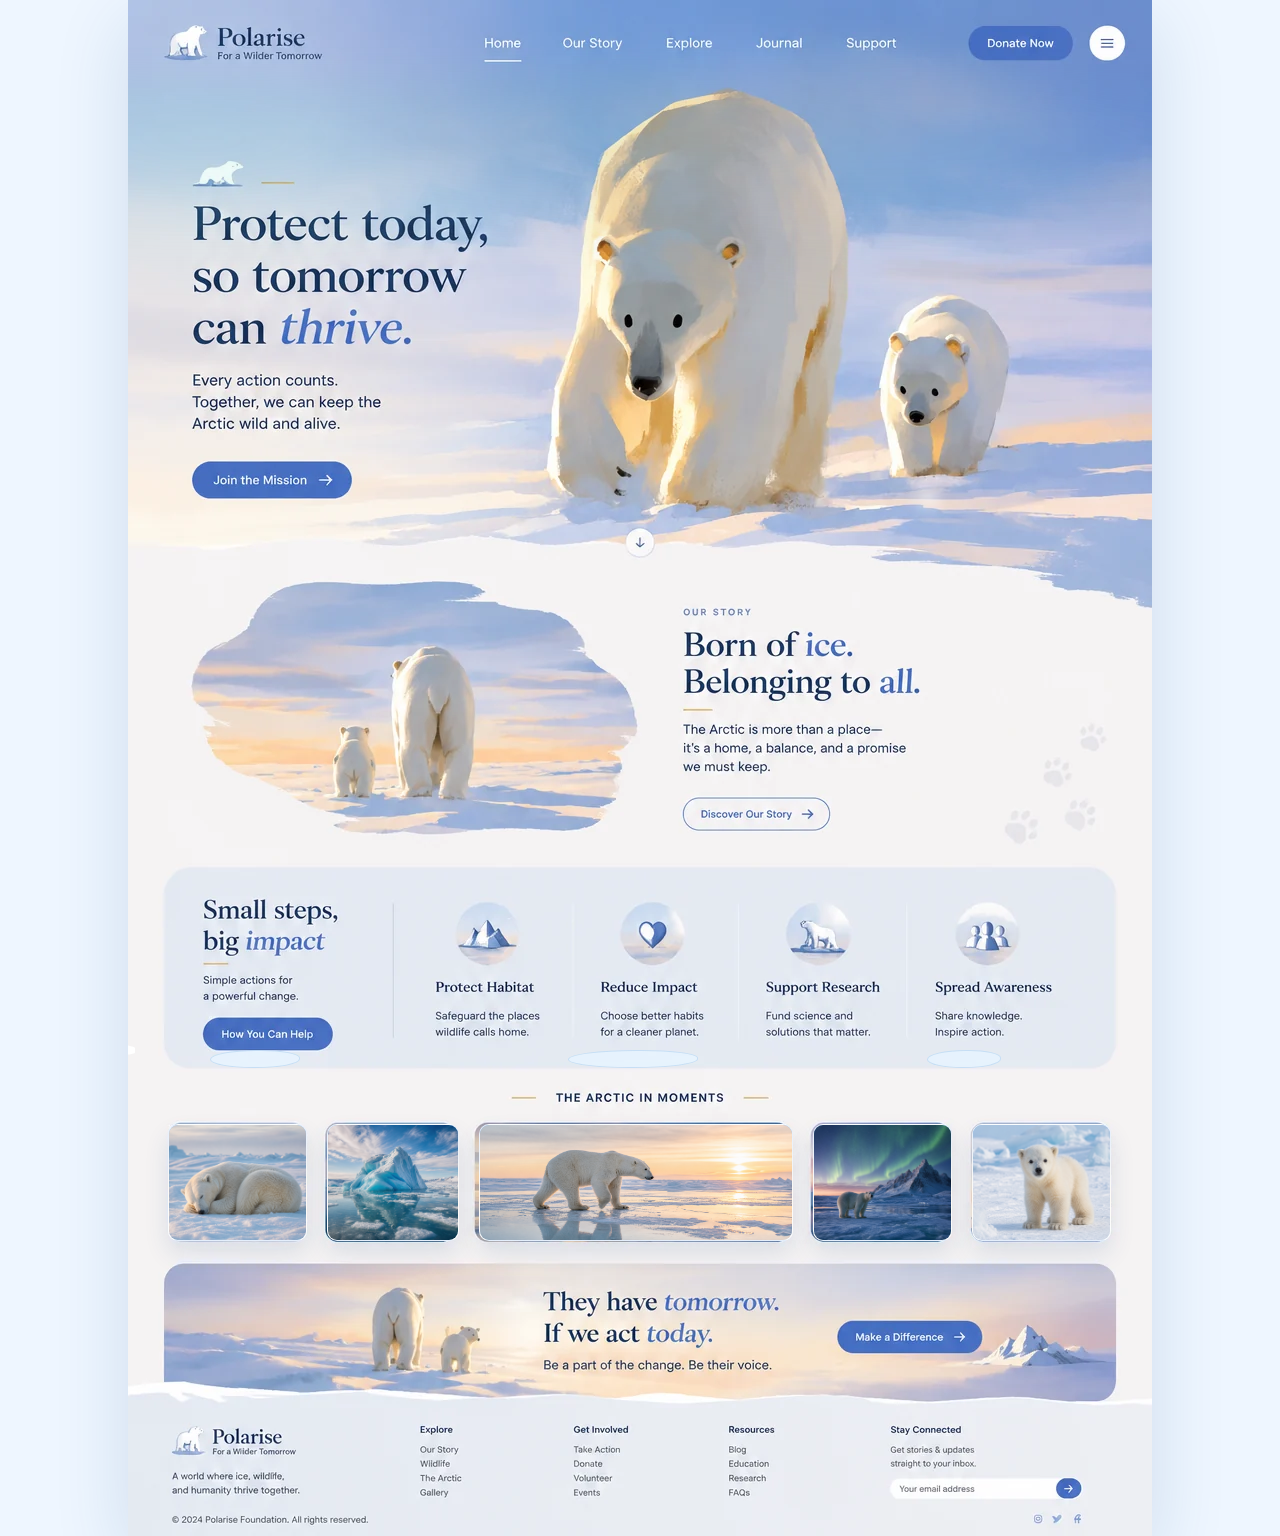
<file: index.html>
<!doctype html>
<html lang="en">
<head>
  <meta charset="UTF-8" />
  <meta name="viewport" content="width=device-width, initial-scale=1.0" />
  <title>Polarise - For a Wilder Tomorrow</title>
  <meta name="description" content="Polarise protects polar bears, Arctic habitat, and the communities working for a wilder tomorrow." />
  <link rel="preconnect" href="https://fonts.googleapis.com">
  <link rel="preconnect" href="https://fonts.gstatic.com" crossorigin>
  <link href="https://fonts.googleapis.com/css2?family=Inter:wght@400;500;600;700;800&family=Playfair+Display:wght@500;600;700&display=swap" rel="stylesheet">
  <link rel="stylesheet" href="styles.css" />
</head>
<body data-page="home">
  <a class="skip" href="#main">Skip to content</a>
  <main class="site home-site" id="main" aria-label="Polarise foundation landing page">
    <div class="visual-layer" aria-hidden="true"></div>
    <div class="aurora" aria-hidden="true"></div>
    <div class="snowfield" aria-hidden="true">
      <span></span><span></span><span></span><span></span><span></span><span></span>
      <span></span><span></span><span></span><span></span><span></span><span></span>
    </div>
    <div class="breath breath-one" aria-hidden="true"></div>
    <div class="breath breath-two" aria-hidden="true"></div>
    <div class="icefield" aria-hidden="true">
      <span class="floe floe-a"></span>
      <span class="floe floe-b"></span>
      <span class="floe floe-c"></span>
      <span class="bear-walk"></span>
    </div>
    <div class="gallery-polish" aria-hidden="true">
      <span class="polar-thumb"><img src="assets/gallery/polar-bear-resting.png" alt=""></span>
      <span class="polar-thumb"><img src="assets/gallery/arctic-iceberg.png" alt=""></span>
      <span class="polar-thumb"><img src="assets/gallery/polar-bear-crossing.png" alt=""></span>
      <span class="polar-thumb"><img src="assets/gallery/aurora-polar-bear.png" alt=""></span>
      <span class="polar-thumb"><img src="assets/gallery/polar-bear-cub.png" alt=""></span>
    </div>

    <a class="hit nav-home" href="index.html" aria-label="Home"></a>
    <a class="hit nav-story" href="pages/our-story.html" aria-label="Our Story"></a>
    <a class="hit nav-explore" href="pages/explore.html" aria-label="Explore"></a>
    <a class="hit nav-journal" href="pages/journal.html" aria-label="Journal"></a>
    <a class="hit nav-support" href="pages/support.html" aria-label="Support"></a>
    <a class="hit donate" href="pages/donate.html" aria-label="Donate Now"></a>
    <button class="hit menu js-menu" type="button" aria-label="Open menu"></button>
    <a class="hit mission" href="pages/support.html#action" aria-label="Join the Mission"></a>
    <a class="hit story-btn" href="pages/our-story.html" aria-label="Discover Our Story"></a>
    <a class="hit help-btn" href="pages/support.html#help" aria-label="How You Can Help"></a>
    <a class="hit diff-btn" href="pages/donate.html" aria-label="Make a Difference"></a>
    <a class="hit email js-email" href="mailto:hello@polarise.org" aria-label="Email signup"></a>
    <a class="hit social1" href="pages/journal.html#field-notes" aria-label="Field notes"></a>
    <a class="hit social2" href="pages/explore.html#gallery" aria-label="Gallery"></a>
    <a class="hit social3" href="pages/support.html#events" aria-label="Events"></a>

    <section class="content" aria-label="Accessible home content">
      <h1>Protect today, so tomorrow can thrive.</h1>
      <p>Every action counts. Together, we can keep the Arctic wild and alive.</p>
    </section>

    <section class="mobile-panel" aria-label="Mobile home content">
      <header class="mobile-header">
        <a class="mobile-brand" href="index.html" aria-label="Polarise home">
          <span class="mobile-brand-mark"></span>
          <span>Polarise</span>
          <small>For a Wilder Tomorrow</small>
        </a>
        <button class="mobile-menu-button js-menu" type="button" aria-label="Open menu">
          <span></span><span></span><span></span>
        </button>
      </header>
      <div class="mobile-soft-lines" aria-hidden="true"></div>
      <section class="mobile-banner" aria-label="Polar bear preview">
        <img src="assets/gallery/polar-bear-crossing.png" alt="Polar bear walking across reflective Arctic sea ice">
        <div class="mobile-banner-cta">
          <span class="eyebrow">Protect the Arctic</span>
          <strong>Keep polar bears moving across safe ice.</strong>
          <a class="btn primary" href="pages/support.html#action">Join the Mission</a>
        </div>
      </section>
      <h1>Protect today,<br>so tomorrow can <em>thrive.</em></h1>
      <p>Every action counts. Together, we can keep the Arctic wild and alive.</p>
      <div class="button-row">
        <a class="btn primary" href="pages/support.html#action">Join the Mission</a>
        <a class="btn ghost" href="pages/explore.html">Explore</a>
      </div>
      <div class="mini-scene" aria-hidden="true">
        <span class="mini-ice"></span>
        <span class="mini-bear"></span>
      </div>
      <div class="mobile-grid">
        <a class="mobile-card" href="pages/our-story.html"><strong>Our Story</strong><span>Born of ice, belonging to all.</span></a>
        <a class="mobile-card" href="pages/explore.html"><strong>Explore</strong><span>Aurora, habitat, wildlife, and gallery.</span></a>
        <a class="mobile-card" href="pages/journal.html"><strong>Journal</strong><span>Field notes and Arctic dispatches.</span></a>
        <a class="mobile-card" href="pages/support.html"><strong>Support</strong><span>Volunteer, donate, learn, and share.</span></a>
      </div>
      <section class="mobile-gallery" aria-label="The Arctic in moments">
        <h2>The Arctic in Moments</h2>
        <div>
          <img src="assets/gallery/polar-bear-resting.png" alt="Polar bear resting on Arctic snow">
          <img src="assets/gallery/arctic-iceberg.png" alt="Blue Arctic iceberg">
          <img src="assets/gallery/polar-bear-crossing.png" alt="Polar bear walking across sea ice">
          <img src="assets/gallery/aurora-polar-bear.png" alt="Polar bear below the Aurora">
          <img src="assets/gallery/polar-bear-cub.png" alt="Polar bear cub on snow">
        </div>
      </section>
    </section>
  </main>

  <div class="drawer" id="drawer" hidden>
    <div class="drawer-panel">
      <button class="drawer-close js-menu-close" type="button" aria-label="Close menu">x</button>
      <a href="index.html">Home</a>
      <a href="pages/our-story.html">Our Story</a>
      <a href="pages/explore.html">Explore</a>
      <a href="pages/journal.html">Journal</a>
      <a href="pages/support.html">Support</a>
      <a href="pages/donate.html">Donate Now</a>
    </div>
  </div>

  <div class="toast" id="toast" role="status" aria-live="polite"></div>
  <script src="scripts.js"></script>
</body>
</html>
</file>
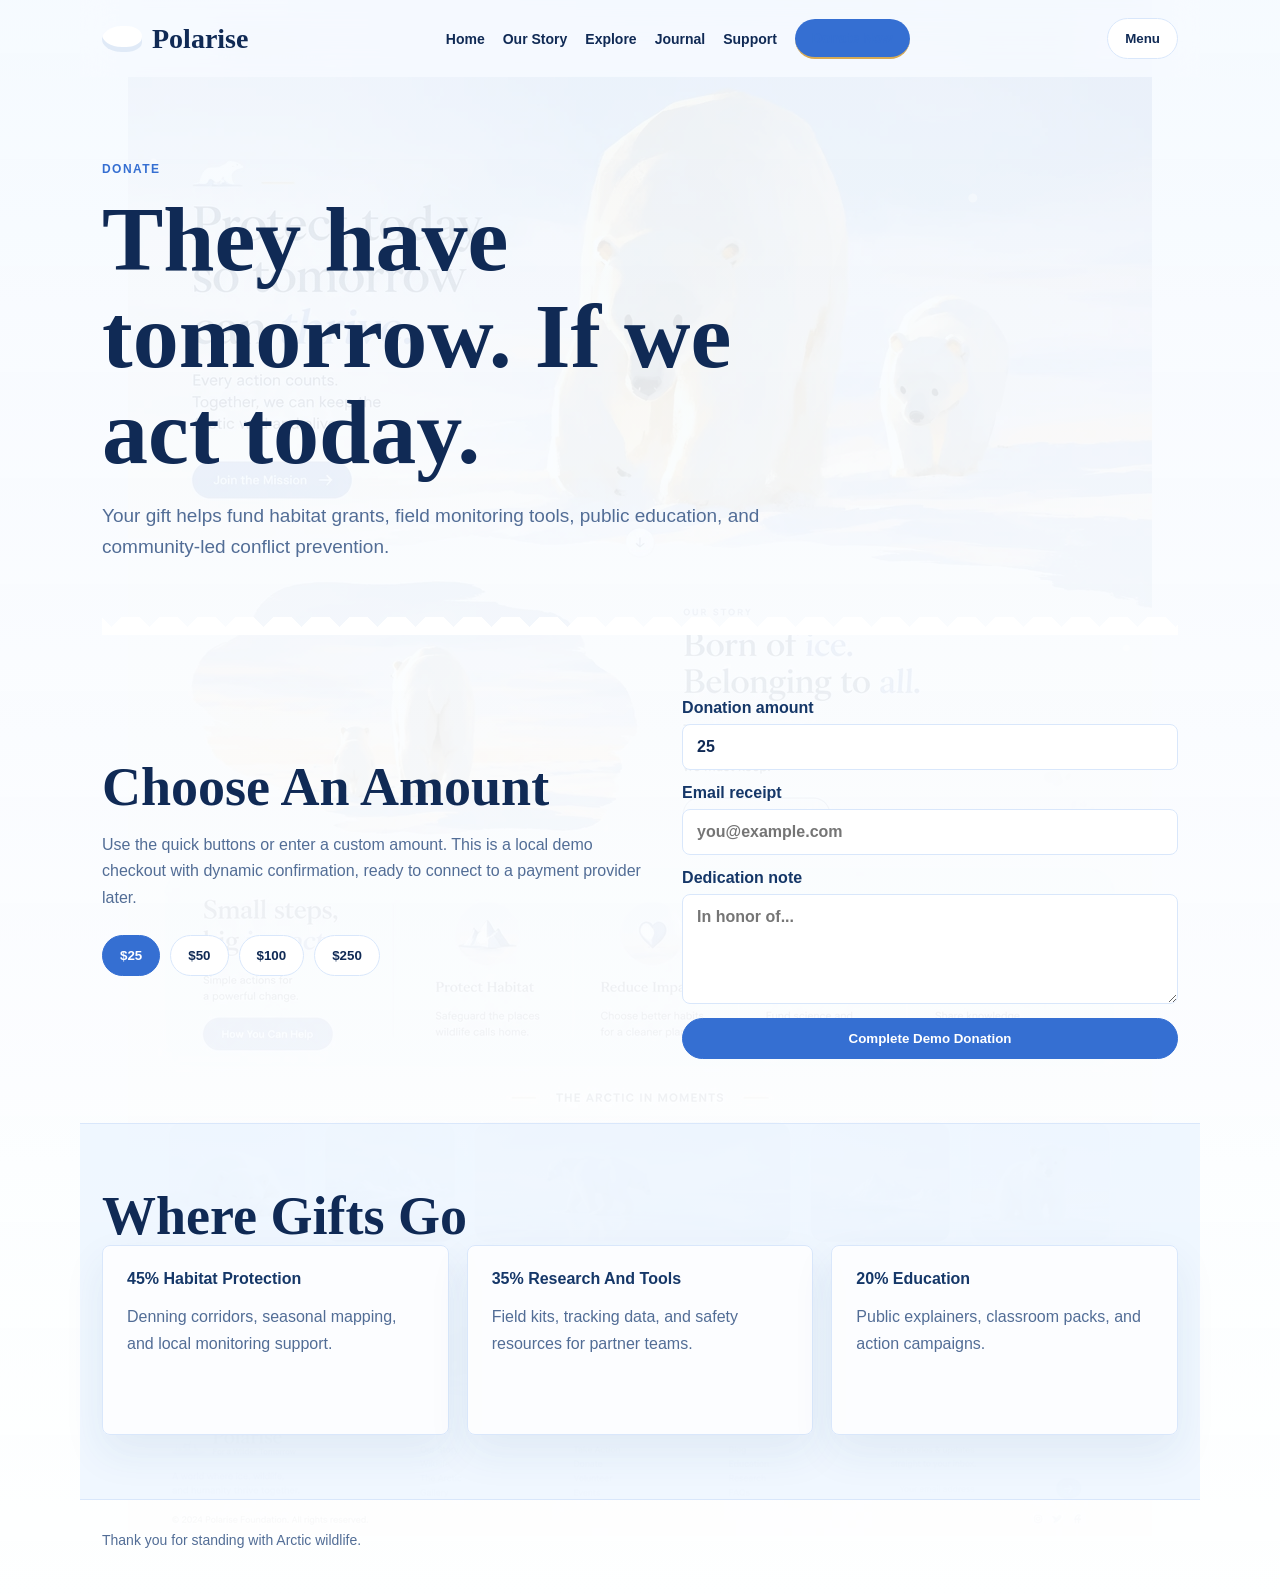
<file: pages/donate.html>
<!doctype html>
<html lang="en">
<head>
  <meta charset="UTF-8" />
  <meta name="viewport" content="width=device-width, initial-scale=1.0" />
  <title>Donate - Polarise</title>
  <link rel="stylesheet" href="../styles.css" />
</head>
<body data-page="donate">
  <div class="page-shell">
    <header class="topbar">
      <a class="brand" href="../index.html"><span class="brand-mark"></span>Polarise</a>
      <nav class="nav" aria-label="Primary">
        <a href="../index.html">Home</a><a href="our-story.html">Our Story</a><a href="explore.html">Explore</a><a href="journal.html">Journal</a><a href="support.html">Support</a><a class="donate-link" href="donate.html" aria-current="page">Donate Now</a>
      </nav>
      <button class="tab js-menu" type="button">Menu</button>
    </header>
    <main>
      <section class="page-hero">
        <span class="eyebrow">Donate</span>
        <h1>They have tomorrow. If we act today.</h1>
        <p class="lead">Your gift helps fund habitat grants, field monitoring tools, public education, and community-led conflict prevention.</p>
      </section>

      <section class="section split">
        <div>
          <h2>Choose An Amount</h2>
          <p>Use the quick buttons or enter a custom amount. This is a local demo checkout with dynamic confirmation, ready to connect to a payment provider later.</p>
          <div class="amounts">
            <button class="amount active" type="button" data-amount="25">$25</button>
            <button class="amount" type="button" data-amount="50">$50</button>
            <button class="amount" type="button" data-amount="100">$100</button>
            <button class="amount" type="button" data-amount="250">$250</button>
          </div>
        </div>
        <form class="form" data-success="Thank you. Your demo donation was recorded locally.">
          <label>Donation amount <input type="number" name="amount" value="25" min="1" required></label>
          <label>Email receipt <input type="email" name="email" placeholder="you@example.com" required></label>
          <label>Dedication note <textarea name="note" placeholder="In honor of..."></textarea></label>
          <button class="btn primary" type="submit">Complete Demo Donation</button>
        </form>
      </section>

      <section class="section band">
        <h2>Where Gifts Go</h2>
        <div class="grid">
          <article class="card"><strong>45% Habitat Protection</strong><p>Denning corridors, seasonal mapping, and local monitoring support.</p></article>
          <article class="card"><strong>35% Research And Tools</strong><p>Field kits, tracking data, and safety resources for partner teams.</p></article>
          <article class="card"><strong>20% Education</strong><p>Public explainers, classroom packs, and action campaigns.</p></article>
        </div>
      </section>
    </main>
    <footer class="footer">Thank you for standing with Arctic wildlife.</footer>
  </div>
  <div class="drawer" id="drawer" hidden><div class="drawer-panel"><button class="drawer-close js-menu-close" type="button">x</button><a href="../index.html">Home</a><a href="our-story.html">Our Story</a><a href="explore.html">Explore</a><a href="journal.html">Journal</a><a href="support.html">Support</a><a href="donate.html">Donate Now</a></div></div>
  <div class="toast" id="toast" role="status" aria-live="polite"></div>
  <script src="../scripts.js"></script>
</body>
</html>
</file>
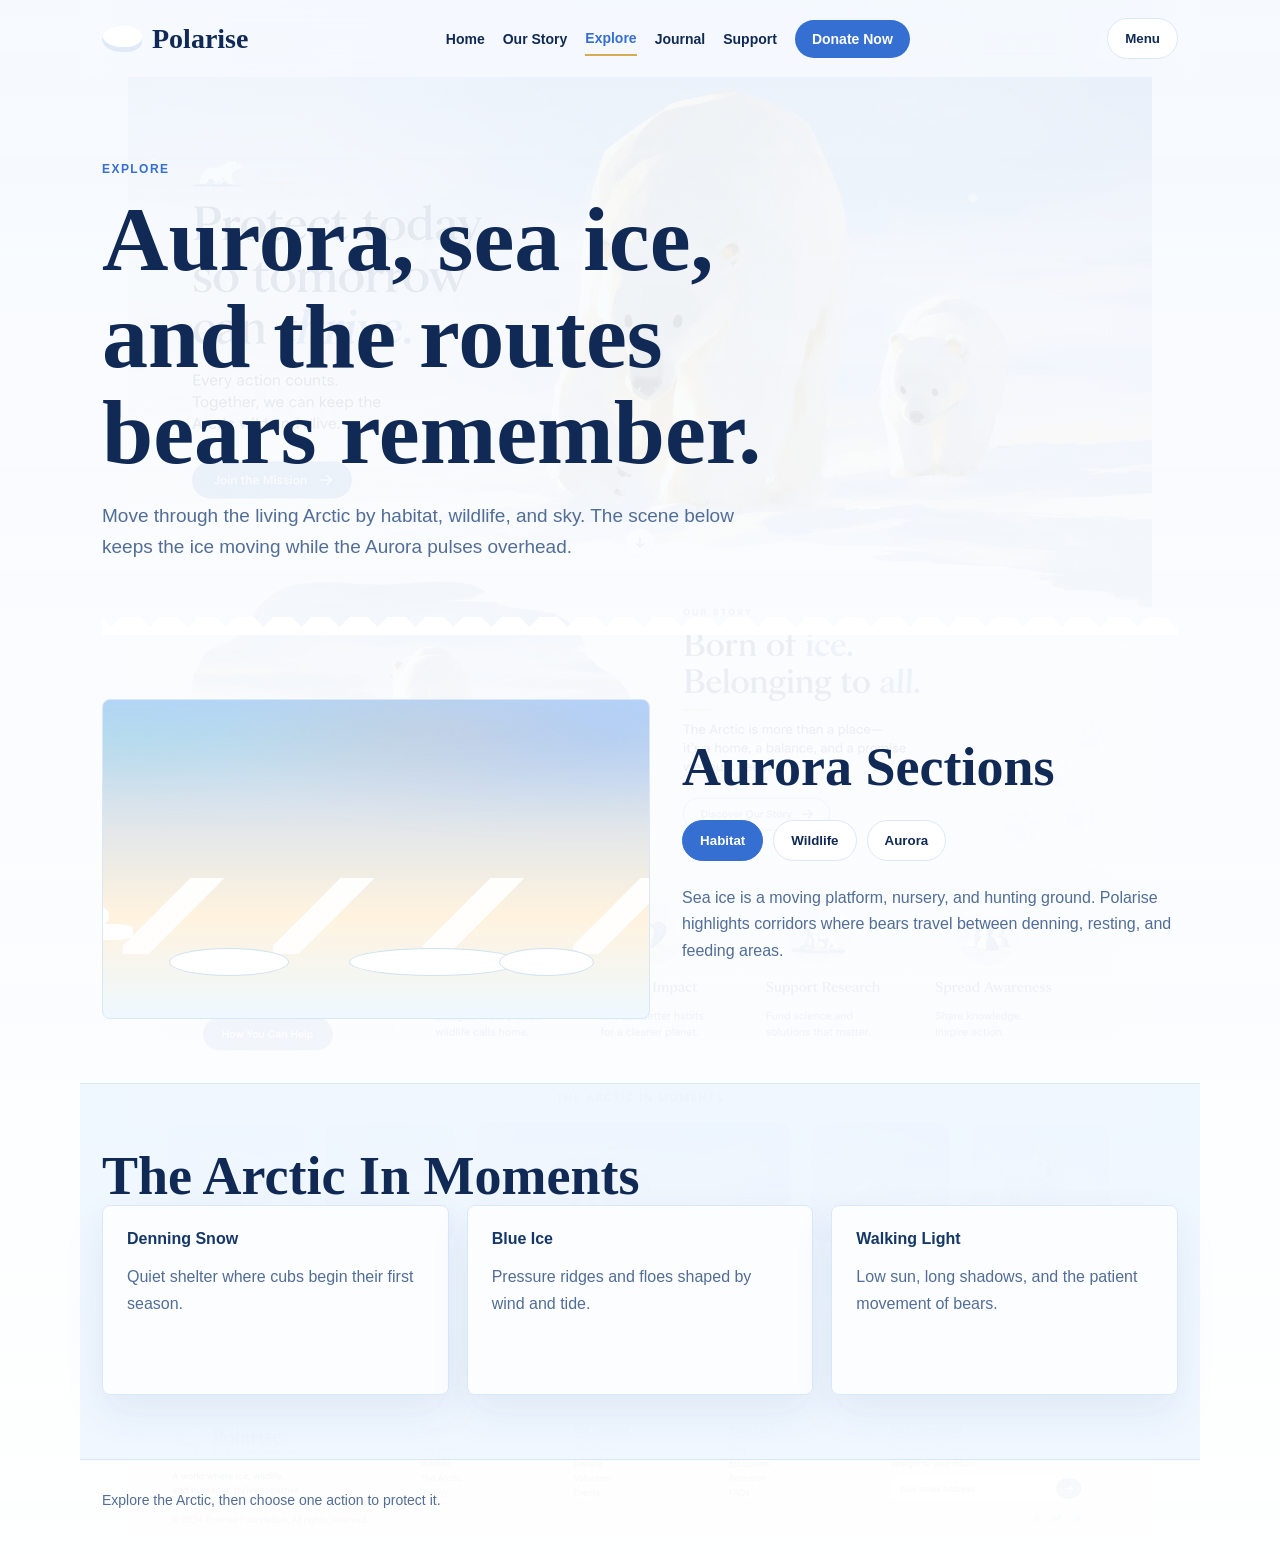
<file: pages/explore.html>
<!doctype html>
<html lang="en">
<head>
  <meta charset="UTF-8" />
  <meta name="viewport" content="width=device-width, initial-scale=1.0" />
  <title>Explore - Polarise</title>
  <link rel="stylesheet" href="../styles.css" />
</head>
<body data-page="explore">
  <div class="page-shell">
    <header class="topbar">
      <a class="brand" href="../index.html"><span class="brand-mark"></span>Polarise</a>
      <nav class="nav" aria-label="Primary">
        <a href="../index.html">Home</a><a href="our-story.html">Our Story</a><a href="explore.html" aria-current="page">Explore</a><a href="journal.html">Journal</a><a href="support.html">Support</a><a class="donate-link" href="donate.html">Donate Now</a>
      </nav>
      <button class="tab js-menu" type="button">Menu</button>
    </header>
    <main>
      <section class="page-hero">
        <span class="eyebrow">Explore</span>
        <h1>Aurora, sea ice, and the routes bears remember.</h1>
        <p class="lead">Move through the living Arctic by habitat, wildlife, and sky. The scene below keeps the ice moving while the Aurora pulses overhead.</p>
      </section>

      <section class="section split">
        <div class="scene">
          <div class="aurora"></div><div class="mountains"></div>
          <span class="ice one"></span><span class="ice two"></span><span class="ice three"></span><span class="walking-bear"></span>
        </div>
        <div data-tabs>
          <h2>Aurora Sections</h2>
          <div class="tabs" role="tablist">
            <button class="tab active" data-target="habitat" type="button">Habitat</button>
            <button class="tab" data-target="wildlife" type="button">Wildlife</button>
            <button class="tab" data-target="aurora" type="button">Aurora</button>
          </div>
          <div class="panel active" id="habitat"><p>Sea ice is a moving platform, nursery, and hunting ground. Polarise highlights corridors where bears travel between denning, resting, and feeding areas.</p></div>
          <div class="panel" id="wildlife"><p>Polar bears share the ice with seals, seabirds, foxes, and marine mammals. Conservation works best when the whole system is protected.</p></div>
          <div class="panel" id="aurora"><p>The Aurora section tracks the emotional heart of the site: light in a fragile place, always shifting, always worth protecting.</p></div>
        </div>
      </section>

      <section class="section band" id="gallery">
        <h2>The Arctic In Moments</h2>
        <div class="grid">
          <article class="card"><strong>Denning Snow</strong><p>Quiet shelter where cubs begin their first season.</p></article>
          <article class="card"><strong>Blue Ice</strong><p>Pressure ridges and floes shaped by wind and tide.</p></article>
          <article class="card"><strong>Walking Light</strong><p>Low sun, long shadows, and the patient movement of bears.</p></article>
        </div>
      </section>
    </main>
    <footer class="footer">Explore the Arctic, then choose one action to protect it.</footer>
  </div>
  <div class="drawer" id="drawer" hidden><div class="drawer-panel"><button class="drawer-close js-menu-close" type="button">x</button><a href="../index.html">Home</a><a href="our-story.html">Our Story</a><a href="explore.html">Explore</a><a href="journal.html">Journal</a><a href="support.html">Support</a><a href="donate.html">Donate Now</a></div></div>
  <div class="toast" id="toast" role="status" aria-live="polite"></div>
  <script src="../scripts.js"></script>
</body>
</html>
</file>
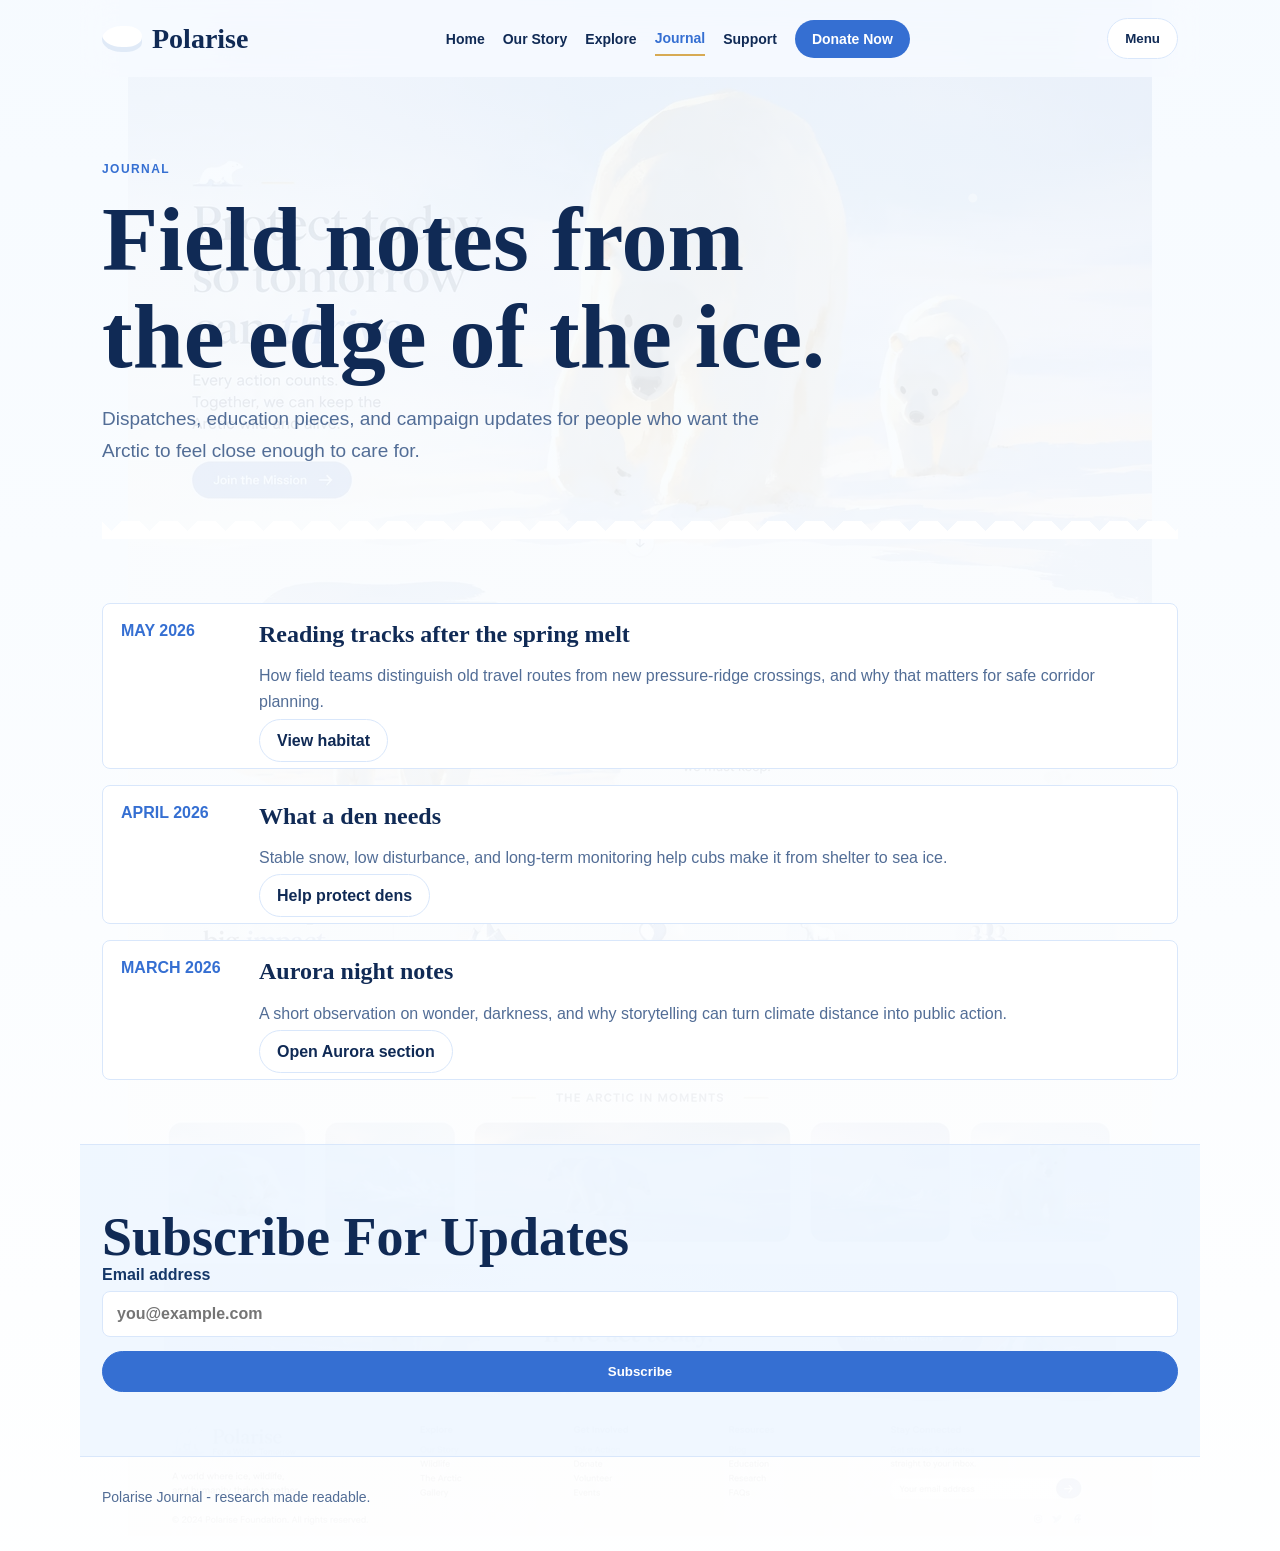
<file: pages/journal.html>
<!doctype html>
<html lang="en">
<head>
  <meta charset="UTF-8" />
  <meta name="viewport" content="width=device-width, initial-scale=1.0" />
  <title>Journal - Polarise</title>
  <link rel="stylesheet" href="../styles.css" />
</head>
<body data-page="journal">
  <div class="page-shell">
    <header class="topbar">
      <a class="brand" href="../index.html"><span class="brand-mark"></span>Polarise</a>
      <nav class="nav" aria-label="Primary">
        <a href="../index.html">Home</a><a href="our-story.html">Our Story</a><a href="explore.html">Explore</a><a href="journal.html" aria-current="page">Journal</a><a href="support.html">Support</a><a class="donate-link" href="donate.html">Donate Now</a>
      </nav>
      <button class="tab js-menu" type="button">Menu</button>
    </header>
    <main>
      <section class="page-hero">
        <span class="eyebrow">Journal</span>
        <h1>Field notes from the edge of the ice.</h1>
        <p class="lead">Dispatches, education pieces, and campaign updates for people who want the Arctic to feel close enough to care for.</p>
      </section>

      <section class="section" id="field-notes">
        <div class="journal-list">
          <article class="journal-item">
            <div class="date">May 2026</div>
            <div><h3>Reading tracks after the spring melt</h3><p>How field teams distinguish old travel routes from new pressure-ridge crossings, and why that matters for safe corridor planning.</p><a class="btn ghost" href="explore.html#gallery">View habitat</a></div>
          </article>
          <article class="journal-item">
            <div class="date">April 2026</div>
            <div><h3>What a den needs</h3><p>Stable snow, low disturbance, and long-term monitoring help cubs make it from shelter to sea ice.</p><a class="btn ghost" href="support.html#help">Help protect dens</a></div>
          </article>
          <article class="journal-item">
            <div class="date">March 2026</div>
            <div><h3>Aurora night notes</h3><p>A short observation on wonder, darkness, and why storytelling can turn climate distance into public action.</p><a class="btn ghost" href="explore.html">Open Aurora section</a></div>
          </article>
        </div>
      </section>

      <section class="section band">
        <h2>Subscribe For Updates</h2>
        <form class="form" data-success="You are on the Polarise journal list.">
          <label>Email address <input type="email" name="email" placeholder="you@example.com" required></label>
          <button class="btn primary" type="submit">Subscribe</button>
        </form>
      </section>
    </main>
    <footer class="footer">Polarise Journal - research made readable.</footer>
  </div>
  <div class="drawer" id="drawer" hidden><div class="drawer-panel"><button class="drawer-close js-menu-close" type="button">x</button><a href="../index.html">Home</a><a href="our-story.html">Our Story</a><a href="explore.html">Explore</a><a href="journal.html">Journal</a><a href="support.html">Support</a><a href="donate.html">Donate Now</a></div></div>
  <div class="toast" id="toast" role="status" aria-live="polite"></div>
  <script src="../scripts.js"></script>
</body>
</html>
</file>
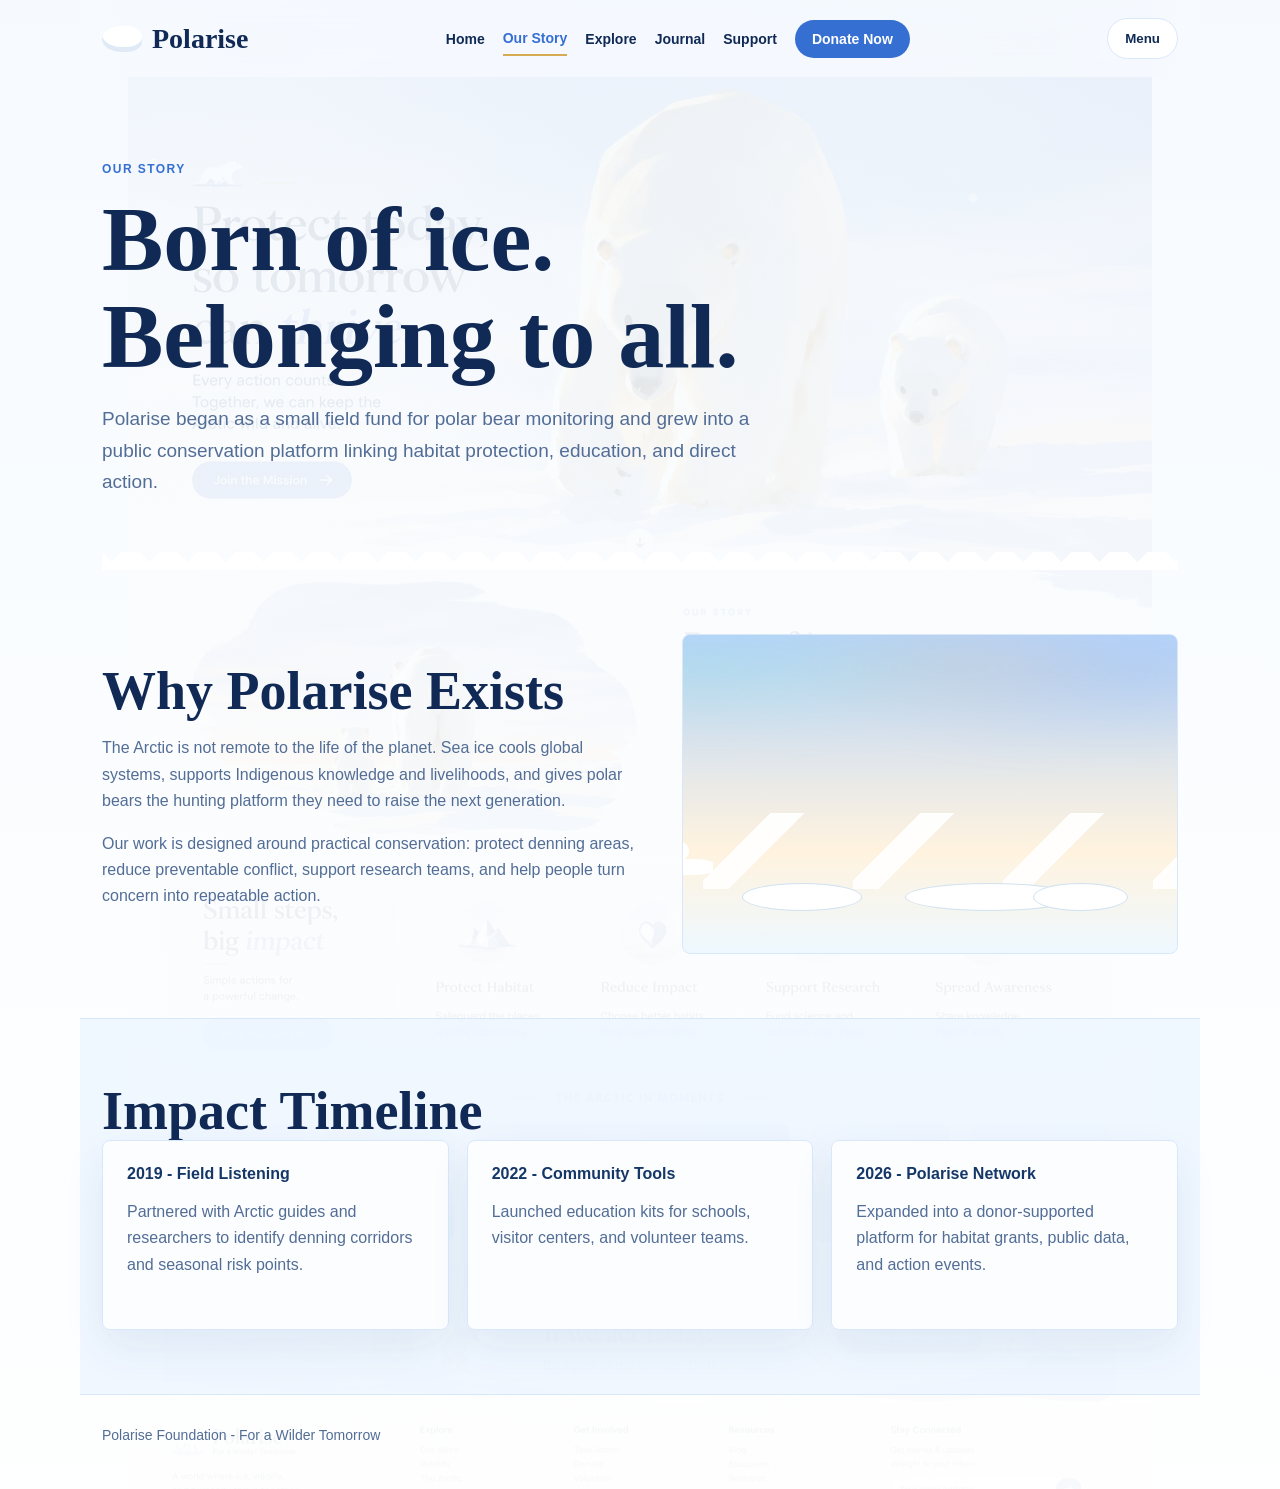
<file: pages/our-story.html>
<!doctype html>
<html lang="en">
<head>
  <meta charset="UTF-8" />
  <meta name="viewport" content="width=device-width, initial-scale=1.0" />
  <title>Our Story - Polarise</title>
  <link rel="stylesheet" href="../styles.css" />
</head>
<body data-page="story">
  <div class="page-shell">
    <header class="topbar">
      <a class="brand" href="../index.html"><span class="brand-mark"></span>Polarise</a>
      <nav class="nav" aria-label="Primary">
        <a href="../index.html">Home</a>
        <a href="our-story.html" aria-current="page">Our Story</a>
        <a href="explore.html">Explore</a>
        <a href="journal.html">Journal</a>
        <a href="support.html">Support</a>
        <a class="donate-link" href="donate.html">Donate Now</a>
      </nav>
      <button class="tab js-menu" type="button">Menu</button>
    </header>

    <main>
      <section class="page-hero">
        <span class="eyebrow">Our Story</span>
        <h1>Born of ice. Belonging to all.</h1>
        <p class="lead">Polarise began as a small field fund for polar bear monitoring and grew into a public conservation platform linking habitat protection, education, and direct action.</p>
      </section>

      <section class="section split">
        <div>
          <h2>Why Polarise Exists</h2>
          <p>The Arctic is not remote to the life of the planet. Sea ice cools global systems, supports Indigenous knowledge and livelihoods, and gives polar bears the hunting platform they need to raise the next generation.</p>
          <p>Our work is designed around practical conservation: protect denning areas, reduce preventable conflict, support research teams, and help people turn concern into repeatable action.</p>
        </div>
        <div class="scene" aria-label="Animated Arctic scene">
          <div class="aurora"></div>
          <div class="mountains"></div>
          <span class="ice one"></span><span class="ice two"></span><span class="ice three"></span>
          <span class="walking-bear"></span>
        </div>
      </section>

      <section class="section band">
        <h2>Impact Timeline</h2>
        <div class="grid">
          <article class="card"><strong>2019 - Field Listening</strong><p>Partnered with Arctic guides and researchers to identify denning corridors and seasonal risk points.</p></article>
          <article class="card"><strong>2022 - Community Tools</strong><p>Launched education kits for schools, visitor centers, and volunteer teams.</p></article>
          <article class="card"><strong>2026 - Polarise Network</strong><p>Expanded into a donor-supported platform for habitat grants, public data, and action events.</p></article>
        </div>
      </section>
    </main>

    <footer class="footer">Polarise Foundation - For a Wilder Tomorrow</footer>
  </div>
  <div class="drawer" id="drawer" hidden><div class="drawer-panel"><button class="drawer-close js-menu-close" type="button">x</button><a href="../index.html">Home</a><a href="our-story.html">Our Story</a><a href="explore.html">Explore</a><a href="journal.html">Journal</a><a href="support.html">Support</a><a href="donate.html">Donate Now</a></div></div>
  <div class="toast" id="toast" role="status" aria-live="polite"></div>
  <script src="../scripts.js"></script>
</body>
</html>
</file>
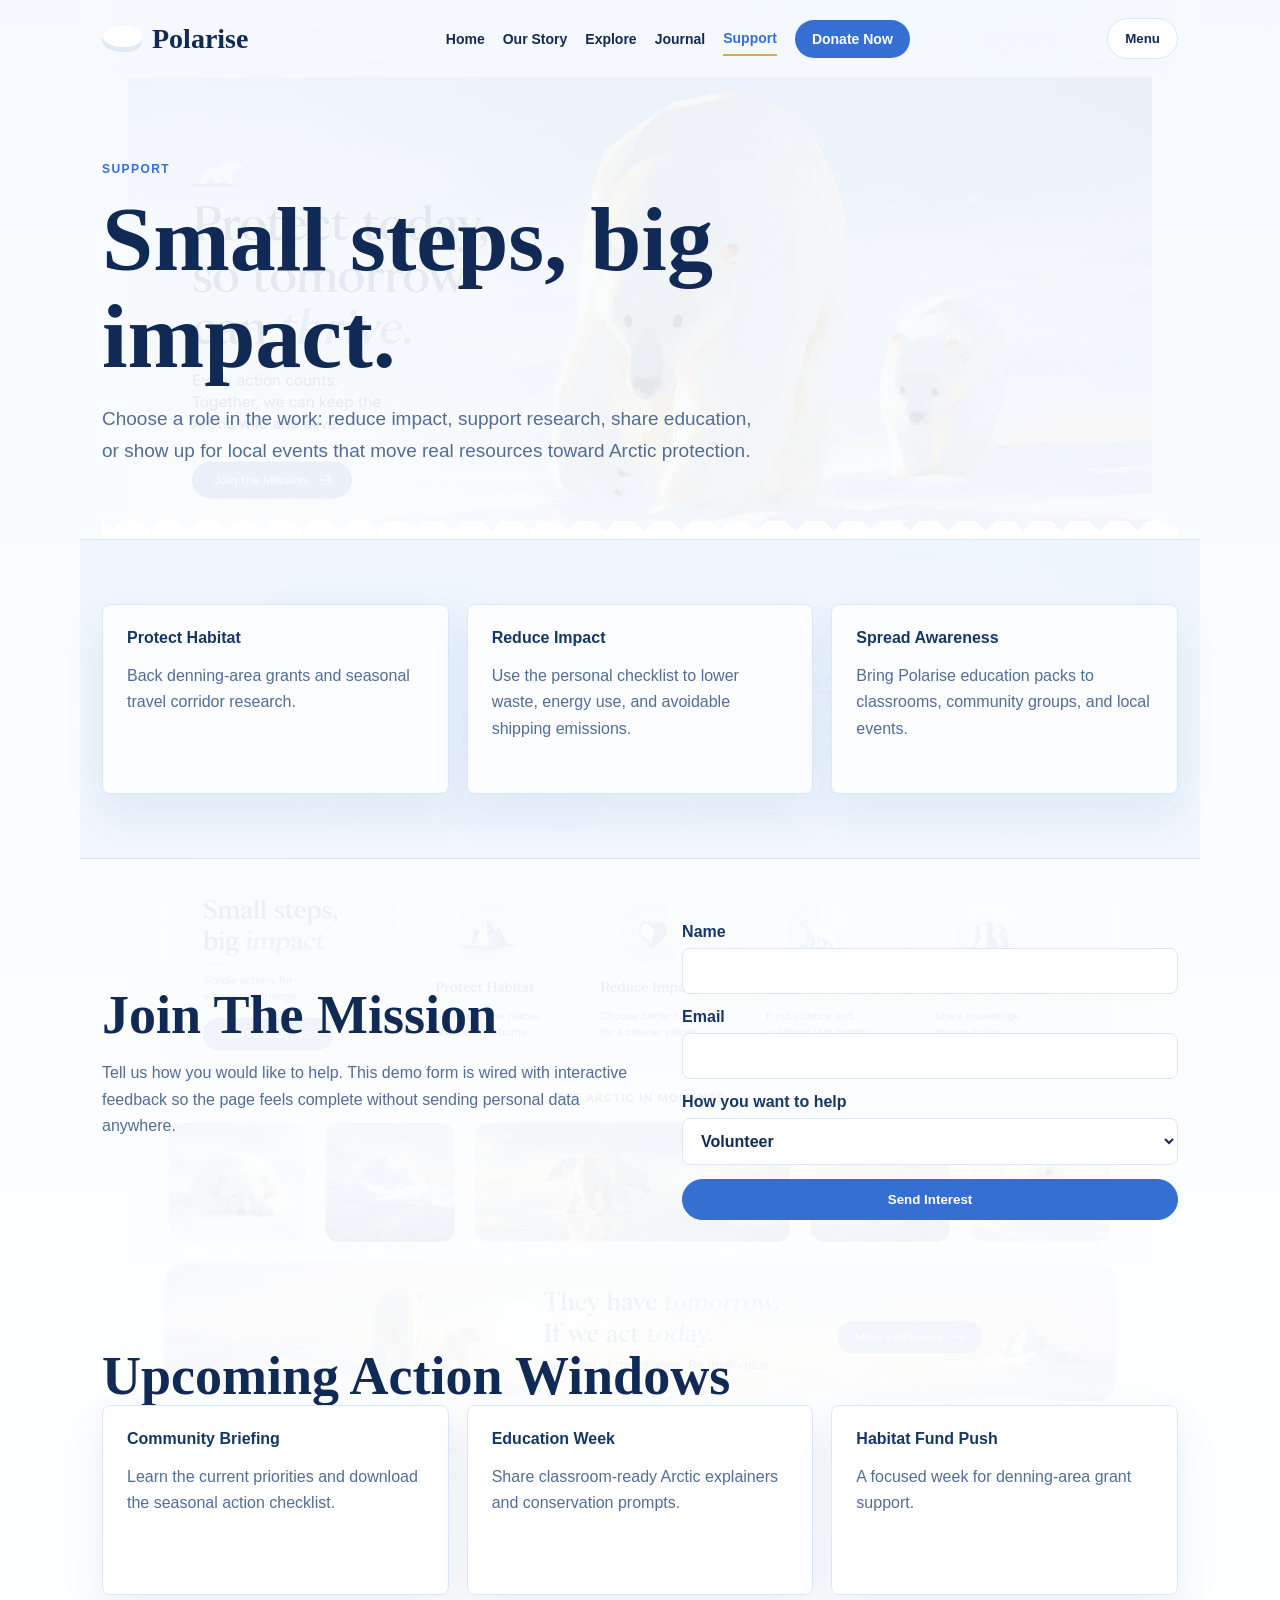
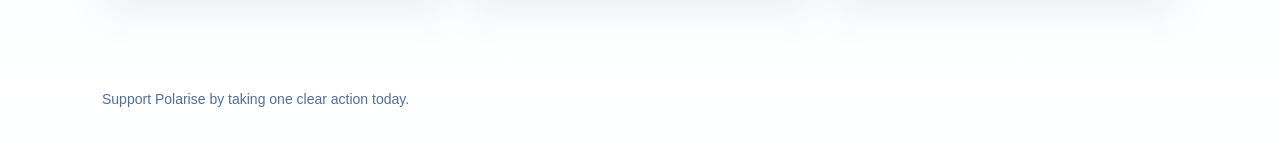
<file: pages/support.html>
<!doctype html>
<html lang="en">
<head>
  <meta charset="UTF-8" />
  <meta name="viewport" content="width=device-width, initial-scale=1.0" />
  <title>Support - Polarise</title>
  <link rel="stylesheet" href="../styles.css" />
</head>
<body data-page="support">
  <div class="page-shell">
    <header class="topbar">
      <a class="brand" href="../index.html"><span class="brand-mark"></span>Polarise</a>
      <nav class="nav" aria-label="Primary">
        <a href="../index.html">Home</a><a href="our-story.html">Our Story</a><a href="explore.html">Explore</a><a href="journal.html">Journal</a><a href="support.html" aria-current="page">Support</a><a class="donate-link" href="donate.html">Donate Now</a>
      </nav>
      <button class="tab js-menu" type="button">Menu</button>
    </header>
    <main>
      <section class="page-hero">
        <span class="eyebrow">Support</span>
        <h1>Small steps, big impact.</h1>
        <p class="lead">Choose a role in the work: reduce impact, support research, share education, or show up for local events that move real resources toward Arctic protection.</p>
      </section>

      <section class="section band" id="help">
        <div class="grid">
          <article class="card"><strong>Protect Habitat</strong><p>Back denning-area grants and seasonal travel corridor research.</p></article>
          <article class="card"><strong>Reduce Impact</strong><p>Use the personal checklist to lower waste, energy use, and avoidable shipping emissions.</p></article>
          <article class="card"><strong>Spread Awareness</strong><p>Bring Polarise education packs to classrooms, community groups, and local events.</p></article>
        </div>
      </section>

      <section class="section split" id="action">
        <div>
          <h2>Join The Mission</h2>
          <p>Tell us how you would like to help. This demo form is wired with interactive feedback so the page feels complete without sending personal data anywhere.</p>
        </div>
        <form class="form" data-success="Thanks for joining the mission. Polarise has your demo signup.">
          <label>Name <input name="name" required></label>
          <label>Email <input type="email" name="email" required></label>
          <label>How you want to help
            <select name="role">
              <option>Volunteer</option>
              <option>Education</option>
              <option>Research support</option>
              <option>Events</option>
            </select>
          </label>
          <button class="btn primary" type="submit">Send Interest</button>
        </form>
      </section>

      <section class="section" id="events">
        <h2>Upcoming Action Windows</h2>
        <div class="grid">
          <article class="card"><strong>Community Briefing</strong><p>Learn the current priorities and download the seasonal action checklist.</p></article>
          <article class="card"><strong>Education Week</strong><p>Share classroom-ready Arctic explainers and conservation prompts.</p></article>
          <article class="card"><strong>Habitat Fund Push</strong><p>A focused week for denning-area grant support.</p></article>
        </div>
      </section>
    </main>
    <footer class="footer">Support Polarise by taking one clear action today.</footer>
  </div>
  <div class="drawer" id="drawer" hidden><div class="drawer-panel"><button class="drawer-close js-menu-close" type="button">x</button><a href="../index.html">Home</a><a href="our-story.html">Our Story</a><a href="explore.html">Explore</a><a href="journal.html">Journal</a><a href="support.html">Support</a><a href="donate.html">Donate Now</a></div></div>
  <div class="toast" id="toast" role="status" aria-live="polite"></div>
  <script src="../scripts.js"></script>
</body>
</html>
</file>
<file: styles.css>
:root {
  --blue: #356fd2;
  --blue-dark: #153768;
  --ink: #102a55;
  --muted: #526d96;
  --ice: #f5faff;
  --line: #d9e7fb;
  --gold: #d7aa54;
  --aqua: #70d8dd;
  --coral: #e8937d;
  --green: #7bbf9c;
  --shadow: 0 24px 70px rgba(22, 70, 126, .14);
}

* { box-sizing: border-box; }
html { scroll-behavior: smooth; }
body {
  margin: 0;
  background: #eef6ff;
  color: var(--ink);
  font-family: Inter, Arial, sans-serif;
}
a { color: inherit; }
.skip {
  position: absolute;
  left: -999px;
  top: 10px;
  z-index: 50;
  background: #fff;
  padding: 10px 14px;
  border-radius: 8px;
}
.skip:focus { left: 10px; }

.site {
  position: relative;
  width: 100%;
  max-width: 1024px;
  margin: 0 auto;
  min-height: 1536px;
  background: #fff;
  overflow: hidden;
  box-shadow: var(--shadow);
}
.visual-layer {
  position: absolute;
  inset: 0;
  z-index: 1;
  pointer-events: none;
  background-image: url("assets/polarise-ui.webp");
  background-size: 100% auto;
  background-repeat: no-repeat;
  background-position: top center;
}

.aurora {
  position: absolute;
  left: -18%;
  top: 5%;
  z-index: 2;
  width: 140%;
  height: 22%;
  opacity: .38;
  pointer-events: none;
  background:
    radial-gradient(ellipse at 18% 18%, rgba(113, 221, 205, .42), transparent 38%),
    radial-gradient(ellipse at 54% 8%, rgba(246, 196, 123, .32), transparent 36%),
    radial-gradient(ellipse at 77% 22%, rgba(111, 158, 227, .38), transparent 44%);
  filter: blur(18px);
  animation: auroraDrift 12s ease-in-out infinite alternate;
}
.breath {
  position: absolute;
  z-index: 3;
  border-radius: 50%;
  background: rgba(255, 255, 255, .7);
  filter: blur(7px);
  pointer-events: none;
  animation: polarBreath 4.8s ease-out infinite;
}
.breath-one { left: 52%; top: 24.5%; width: 34px; height: 20px; }
.breath-two { left: 77%; top: 32%; width: 24px; height: 15px; animation-delay: 1.2s; }
.icefield {
  position: absolute;
  left: 0;
  top: 62.8%;
  z-index: 4;
  width: 100%;
  height: 8%;
  pointer-events: none;
  overflow: hidden;
}
.snowfield {
  position: absolute;
  inset: 0;
  z-index: 6;
  pointer-events: none;
  overflow: hidden;
  perspective: 900px;
}
.snowfield span {
  position: absolute;
  top: -4%;
  width: 8px;
  height: 8px;
  border-radius: 50%;
  background: rgba(255, 255, 255, .9);
  box-shadow: 0 0 14px rgba(142, 190, 235, .56);
  animation: snowDrift 12s linear infinite;
}
.snowfield span:nth-child(1) { left: 8%; animation-delay: -1s; transform: scale(.75); }
.snowfield span:nth-child(2) { left: 18%; animation-delay: -7s; width: 5px; height: 5px; }
.snowfield span:nth-child(3) { left: 29%; animation-delay: -3s; transform: scale(1.2); }
.snowfield span:nth-child(4) { left: 39%; animation-delay: -9s; width: 6px; height: 6px; }
.snowfield span:nth-child(5) { left: 48%; animation-delay: -5s; transform: scale(.65); }
.snowfield span:nth-child(6) { left: 58%; animation-delay: -11s; width: 10px; height: 10px; }
.snowfield span:nth-child(7) { left: 67%; animation-delay: -2s; transform: scale(.8); }
.snowfield span:nth-child(8) { left: 74%; animation-delay: -8s; width: 5px; height: 5px; }
.snowfield span:nth-child(9) { left: 82%; animation-delay: -4s; transform: scale(1.15); }
.snowfield span:nth-child(10) { left: 91%; animation-delay: -10s; width: 6px; height: 6px; }
.snowfield span:nth-child(11) { left: 34%; animation-delay: -13s; width: 11px; height: 11px; }
.snowfield span:nth-child(12) { left: 63%; animation-delay: -15s; width: 7px; height: 7px; }
.floe {
  position: absolute;
  bottom: 16%;
  width: 90px;
  height: 18px;
  border-radius: 54% 45% 51% 49%;
  background: rgba(231, 244, 255, .82);
  border: 1px solid rgba(154, 196, 233, .42);
  animation: floatIce 8s ease-in-out infinite;
}
.gallery-polish {
  position: absolute;
  left: 3.9%;
  top: 73.15%;
  z-index: 7;
  width: 92.1%;
  height: 7.65%;
  display: grid;
  grid-template-columns: 1.05fr 1fr 2.38fr 1.05fr 1.05fr;
  gap: 20px;
  pointer-events: none;
}
.polar-thumb {
  position: relative;
  overflow: hidden;
  border-radius: 10px;
  border: 1px solid rgba(255, 255, 255, .72);
  background: linear-gradient(180deg, #9ec4f4 0%, #fff2dd 63%, #eef8ff 100%);
  box-shadow: inset 0 0 0 1px rgba(57, 111, 180, .08), 0 12px 24px rgba(24, 67, 122, .12);
}
.polar-thumb img {
  display: block;
  width: 100%;
  height: 100%;
  object-fit: cover;
  object-position: center;
}
.polar-thumb::before {
  content: "";
  position: absolute;
  left: -8%;
  right: -8%;
  bottom: 0;
  height: 38%;
  background:
    radial-gradient(ellipse at 25% 100%, rgba(255,255,255,.96) 0 38%, transparent 39%),
    radial-gradient(ellipse at 72% 96%, rgba(234,245,255,.96) 0 34%, transparent 35%),
    linear-gradient(180deg, rgba(255,255,255,.15), rgba(255,255,255,.94));
}
.polar-thumb::after {
  content: "";
  position: absolute;
  filter: drop-shadow(0 7px 9px rgba(24, 65, 116, .16));
}
.cub-rest::after {
  left: 24%;
  bottom: 30%;
  width: 54%;
  height: 28%;
  border-radius: 58% 52% 44% 48%;
  background: #fff;
  box-shadow: 25px -4px 0 -17px #fff, 42px 6px 0 -20px var(--ink);
}
.berg-light::after,
.aurora-peak::after {
  left: 22%;
  bottom: 28%;
  width: 58%;
  height: 48%;
  background: linear-gradient(135deg, transparent 0 38%, #ffffff 39% 60%, #cce5fb 61% 100%);
  clip-path: polygon(0 100%, 28% 28%, 44% 58%, 62% 8%, 100% 100%);
}
.bear-crossing::after {
  left: 25%;
  bottom: 36%;
  width: 42%;
  height: 23%;
  border-radius: 60% 45% 45% 55%;
  background: #fff;
  box-shadow: 13px 13px 0 -8px #fff, 42px 13px 0 -8px #fff, 61px 2px 0 -13px #fff, 66px 8px 0 -16px var(--ink);
}
.aurora-peak {
  background:
    radial-gradient(ellipse at 28% 12%, rgba(110,216,216,.52), transparent 38%),
    radial-gradient(ellipse at 78% 8%, rgba(236,160,140,.38), transparent 38%),
    linear-gradient(180deg, #88b5ef 0%, #fedfc6 62%, #eff9ff 100%);
}
.cub-watch::after {
  left: 36%;
  bottom: 31%;
  width: 31%;
  height: 35%;
  border-radius: 48% 48% 44% 44%;
  background: #fff;
  box-shadow: 11px -7px 0 -8px var(--ink), -11px -7px 0 -8px var(--ink), 0 19px 0 -10px #fff;
}
.polar-thumb::before,
.polar-thumb::after {
  display: none;
}
.floe-a { left: 8%; }
.floe-b { left: 43%; width: 130px; animation-delay: 1.4s; }
.floe-c { left: 78%; width: 74px; animation-delay: 2.2s; }
.bear-walk {
  position: absolute;
  left: -8%;
  bottom: 30%;
  width: 58px;
  height: 24px;
  border-radius: 60% 48% 45% 54%;
  background: #fff;
  box-shadow: 11px 11px 0 -7px #fff, 38px 11px 0 -7px #fff;
  animation: walkBear 20s linear infinite;
}
.bear-walk::before {
  content: "";
  position: absolute;
  right: -12px;
  top: 4px;
  width: 19px;
  height: 17px;
  border-radius: 50%;
  background: #fff;
}
.bear-walk::after {
  content: "";
  position: absolute;
  right: -5px;
  top: 8px;
  width: 4px;
  height: 4px;
  border-radius: 50%;
  background: var(--ink);
}

.hit {
  position: absolute;
  z-index: 8;
  display: block;
  border: 0;
  background: transparent;
  text-decoration: none;
  border-radius: 999px;
  cursor: pointer;
  outline-offset: 4px;
}
.hit:focus-visible { outline: 3px solid rgba(53, 111, 210, .7); }
.nav-home{left:34.6%;top:2.05%;width:4.3%;height:1.7%}.nav-story{left:42.4%;top:2.05%;width:7.6%;height:1.7%}.nav-explore{left:52.5%;top:2.05%;width:6.8%;height:1.7%}.nav-journal{left:61.5%;top:2.05%;width:6.5%;height:1.7%}.nav-support{left:70.2%;top:2.05%;width:7.2%;height:1.7%}.donate{left:82.1%;top:1.7%;width:10%;height:2.1%}.menu{left:94%;top:1.7%;width:3.4%;height:2.2%}.mission{left:6.2%;top:30.1%;width:15.7%;height:2.6%}.story-btn{left:54.2%;top:51.8%;width:14.5%;height:2.2%}.help-btn{left:7.4%;top:66.3%;width:12.5%;height:2.2%}.diff-btn{left:69.2%;top:86.1%;width:15.2%;height:2.4%}.email{left:74.4%;top:95.1%;width:20%;height:2.2%;border-radius:16px}.social1{left:92.1%;top:98.4%;width:1.8%;height:1.4%}.social2{left:94.6%;top:98.4%;width:1.8%;height:1.4%}.social3{left:97%;top:98.4%;width:1.8%;height:1.4%}

.content {
  position: relative;
  z-index: 2;
  min-height: 1536px;
  user-select: none;
}
.content > * {
  position: absolute;
  width: 1px;
  height: 1px;
  overflow: hidden;
  clip: rect(0, 0, 0, 0);
  clip-path: inset(50%);
  white-space: nowrap;
}
.mobile-panel { display: none; }

.drawer {
  position: fixed;
  inset: 0;
  z-index: 60;
  background: rgba(9, 28, 58, .32);
  backdrop-filter: blur(8px);
}
.drawer-panel {
  position: absolute;
  right: 22px;
  top: 22px;
  width: min(320px, calc(100% - 44px));
  display: grid;
  gap: 8px;
  padding: 22px;
  border: 1px solid rgba(255, 255, 255, .7);
  border-radius: 8px;
  background: rgba(255, 255, 255, .94);
  box-shadow: var(--shadow);
}
.drawer-panel a {
  padding: 13px 12px;
  border-radius: 8px;
  text-decoration: none;
  font-weight: 800;
}
.drawer-panel a:hover { background: #edf5ff; }
.drawer-close {
  justify-self: end;
  width: 36px;
  height: 36px;
  border: 0;
  border-radius: 50%;
  background: var(--blue);
  color: #fff;
  font-weight: 800;
  cursor: pointer;
}
.toast {
  position: fixed;
  left: 50%;
  bottom: 22px;
  z-index: 80;
  transform: translate(-50%, 20px);
  opacity: 0;
  max-width: calc(100% - 32px);
  padding: 12px 16px;
  border-radius: 8px;
  background: var(--ink);
  color: #fff;
  box-shadow: var(--shadow);
  transition: .25s ease;
}
.toast.show { opacity: 1; transform: translate(-50%, 0); }

.page-shell {
  position: relative;
  min-height: 100vh;
  background:
    linear-gradient(rgba(247, 251, 255, .9), rgba(255, 255, 255, .96)),
    url("assets/polarise-ui.webp") top center / min(1024px, 100%) auto no-repeat;
}
.page-shell::before {
  content: "";
  position: fixed;
  inset: 0;
  z-index: 0;
  pointer-events: none;
  opacity: .42;
  background-image:
    radial-gradient(circle at 12% 18%, rgba(255,255,255,.9) 0 3px, transparent 4px),
    radial-gradient(circle at 76% 22%, rgba(255,255,255,.85) 0 4px, transparent 5px),
    radial-gradient(circle at 42% 58%, rgba(255,255,255,.78) 0 2px, transparent 3px),
    radial-gradient(circle at 88% 72%, rgba(255,255,255,.9) 0 3px, transparent 4px);
  animation: breezeLayer 14s ease-in-out infinite alternate;
}
.page-shell > * {
  position: relative;
  z-index: 1;
}
.topbar {
  position: sticky;
  top: 0;
  z-index: 30;
  display: flex;
  align-items: center;
  justify-content: space-between;
  gap: 24px;
  max-width: 1120px;
  margin: 0 auto;
  padding: 18px 22px;
  background: rgba(247, 251, 255, .82);
  backdrop-filter: blur(16px);
}
.brand {
  display: inline-flex;
  align-items: center;
  gap: 10px;
  color: var(--ink);
  text-decoration: none;
  font-family: "Playfair Display", serif;
  font-size: 28px;
  font-weight: 700;
}
.brand-mark {
  width: 40px;
  height: 26px;
  border-radius: 58% 45% 44% 55%;
  background: #fff;
  box-shadow: inset 0 -5px 0 rgba(84, 141, 207, .18);
}
.nav {
  display: flex;
  align-items: center;
  gap: 18px;
  font-size: 14px;
  font-weight: 700;
}
.nav a {
  text-decoration: none;
  padding: 8px 0;
}
.nav a[aria-current="page"] {
  color: var(--blue);
  border-bottom: 2px solid var(--gold);
}
.nav .donate-link {
  padding: 11px 17px;
  border-radius: 999px;
  color: #fff;
  background: var(--blue);
  border-bottom: 0;
}
.page-hero {
  position: relative;
  max-width: 1120px;
  margin: 0 auto;
  padding: 82px 22px 54px;
}
.page-hero::after {
  content: "";
  position: absolute;
  left: 22px;
  right: 22px;
  bottom: 0;
  height: 18px;
  background: linear-gradient(135deg, transparent 14px, #fff 0) 0 0 / 38px 18px,
    linear-gradient(225deg, transparent 14px, #fff 0) 19px 0 / 38px 18px;
}
.eyebrow {
  color: var(--blue);
  font-size: 12px;
  font-weight: 800;
  letter-spacing: .12em;
  text-transform: uppercase;
}
h1, h2, h3 {
  margin: 0;
  font-family: "Playfair Display", Georgia, serif;
  line-height: 1.05;
}
h1 {
  max-width: 740px;
  margin-top: 14px;
  font-size: clamp(48px, 8vw, 92px);
}
h2 { font-size: clamp(32px, 5vw, 54px); }
h3 { font-size: 24px; }
p {
  color: var(--muted);
  line-height: 1.65;
}
.lead {
  max-width: 660px;
  font-size: 19px;
}
.section {
  max-width: 1120px;
  margin: 0 auto;
  padding: 64px 22px;
}
.band {
  background: rgba(235, 245, 255, .74);
  border-top: 1px solid var(--line);
  border-bottom: 1px solid var(--line);
}
.grid {
  display: grid;
  grid-template-columns: repeat(3, 1fr);
  gap: 18px;
}
.card {
  min-height: 190px;
  padding: 24px;
  border: 1px solid var(--line);
  border-radius: 8px;
  background: rgba(255, 255, 255, .86);
  box-shadow: 0 18px 42px rgba(30, 80, 130, .08);
}
.card strong {
  display: block;
  margin-bottom: 12px;
  color: var(--blue-dark);
}
.split {
  display: grid;
  grid-template-columns: 1.05fr .95fr;
  gap: 32px;
  align-items: center;
}
.scene {
  position: relative;
  min-height: 320px;
  overflow: hidden;
  border-radius: 8px;
  background: linear-gradient(#b9d5fa, #fff3df 68%, #eef8ff);
  border: 1px solid var(--line);
}
.scene .aurora { inset: 0 auto auto -20%; width: 140%; height: 55%; opacity: .5; }
.ice {
  position: absolute;
  bottom: 42px;
  width: 120px;
  height: 28px;
  border-radius: 50%;
  background: #fff;
  border: 1px solid rgba(105, 159, 207, .3);
  animation: floatIce 7s ease-in-out infinite;
}
.ice.one { left: 12%; }
.ice.two { left: 45%; width: 170px; animation-delay: 1.2s; }
.ice.three { right: 10%; width: 95px; animation-delay: 2.1s; }
.walking-bear {
  position: absolute;
  left: -80px;
  bottom: 86px;
  width: 72px;
  height: 32px;
  border-radius: 60% 45% 45% 55%;
  background: #fff;
  box-shadow: 13px 16px 0 -8px #fff, 46px 16px 0 -8px #fff;
  animation: walkBear 18s linear infinite;
}
.walking-bear::before {
  content: "";
  position: absolute;
  right: -14px;
  top: 6px;
  width: 23px;
  height: 20px;
  border-radius: 50%;
  background: #fff;
}
.mountains {
  position: absolute;
  left: 0;
  right: 0;
  bottom: 64px;
  height: 76px;
  background: linear-gradient(135deg, transparent 30%, rgba(255,255,255,.92) 0 45%, transparent 0) 20px 0 / 150px 76px repeat-x;
}
.tabs, .amounts {
  display: flex;
  flex-wrap: wrap;
  gap: 10px;
  margin: 24px 0;
}
.tab, .amount, .btn {
  border: 1px solid var(--line);
  border-radius: 999px;
  background: #fff;
  color: var(--ink);
  padding: 12px 17px;
  font-weight: 800;
  text-decoration: none;
  cursor: pointer;
}
.tab.active, .amount.active, .btn.primary {
  border-color: var(--blue);
  background: var(--blue);
  color: #fff;
}
.btn.ghost { background: rgba(255,255,255,.76); }
.panel { display: none; }
.panel.active { display: block; }
.journal-list {
  display: grid;
  gap: 16px;
}
.journal-item {
  display: grid;
  grid-template-columns: 120px 1fr;
  gap: 18px;
  padding: 18px;
  border: 1px solid var(--line);
  border-radius: 8px;
  background: #fff;
}
.date {
  color: var(--blue);
  font-weight: 800;
  text-transform: uppercase;
}
.form {
  display: grid;
  gap: 14px;
}
.form label {
  display: grid;
  gap: 7px;
  color: var(--blue-dark);
  font-weight: 800;
}
.form input, .form textarea, .form select {
  width: 100%;
  border: 1px solid var(--line);
  border-radius: 8px;
  padding: 13px 14px;
  color: var(--ink);
  font: inherit;
  background: #fff;
}
.form textarea { min-height: 110px; resize: vertical; }
.footer {
  max-width: 1120px;
  margin: 0 auto;
  padding: 32px 22px 46px;
  color: var(--muted);
  font-size: 14px;
}

@keyframes auroraDrift {
  from { transform: translateX(-2%) skewX(-4deg); }
  to { transform: translateX(5%) skewX(5deg); }
}
@keyframes polarBreath {
  0% { transform: translate(0, 0) scale(.35); opacity: 0; }
  18% { opacity: .65; }
  100% { transform: translate(-70px, -38px) scale(1.55); opacity: 0; }
}
@keyframes floatIce {
  0%, 100% { transform: translateY(0) rotate(-1deg); }
  50% { transform: translateY(-10px) rotate(1.2deg); }
}
@keyframes walkBear {
  from { transform: translateX(0); }
  to { transform: translateX(1180px); }
}
@keyframes snowDrift {
  0% { transform: translate3d(-10px, -40px, 120px) rotate(0deg); opacity: 0; }
  12% { opacity: .85; }
  100% { transform: translate3d(46px, 1620px, -180px) rotate(240deg); opacity: 0; }
}
@keyframes breezeLayer {
  from { transform: translate3d(-10px, -8px, 0); }
  to { transform: translate3d(18px, 16px, 0); }
}

@media (min-width: 761px) and (max-width: 1023px) {
  .site, .content { min-height: 150vw; }
}
@media (max-width: 820px) {
  .nav { display: none; }
  .topbar {
    align-items: center;
    padding: 14px 16px;
  }
  .brand {
    font-size: 25px;
  }
  .brand-mark {
    width: 34px;
    height: 22px;
  }
  .grid, .split { grid-template-columns: 1fr; }
  .journal-item { grid-template-columns: 1fr; }
  .topbar .tab {
    padding: 10px 14px;
    min-width: 74px;
  }
}
@media (max-width: 760px) {
  body { background: #fff; }
  .home-site { min-height: auto; box-shadow: none; }
  .visual-layer {
    display: none;
  }
  .content, .hit, .home-site > .aurora, .breath, .icefield, .gallery-polish { display: none; }
  .snowfield {
    position: absolute;
    height: 100%;
    z-index: 5;
  }
  .snowfield span {
    animation-duration: 9s;
  }
  .mobile-panel {
    position: relative;
    display: block;
    padding: 16px 16px 42px;
    background:
      linear-gradient(180deg, rgba(235, 246, 255, .96), rgba(255,255,255,.98) 42%),
      radial-gradient(circle at 18% 10%, rgba(112, 216, 221, .18), transparent 30%);
    color: var(--ink);
  }
  .mobile-header {
    position: relative;
    z-index: 8;
    display: flex;
    align-items: flex-start;
    justify-content: space-between;
    gap: 16px;
    margin-bottom: 12px;
  }
  .mobile-brand {
    display: grid;
    justify-items: start;
    gap: 2px;
    color: var(--ink);
    text-decoration: none;
    font-family: "Playfair Display", serif;
    font-size: 27px;
    font-weight: 700;
    line-height: 1;
  }
  .mobile-brand small {
    font-family: Inter, Arial, sans-serif;
    font-size: 10px;
    font-weight: 700;
    color: var(--muted);
  }
  .mobile-brand-mark {
    width: 42px;
    height: 26px;
    margin-bottom: 4px;
    border-radius: 60% 48% 44% 55%;
    background: #fff;
    box-shadow: inset 0 -5px 0 rgba(84, 141, 207, .18), 0 6px 16px rgba(24, 67, 122, .1);
  }
  .mobile-brand-mark::before {
    content: "";
    display: block;
    width: 14px;
    height: 13px;
    margin-left: 31px;
    margin-top: 6px;
    border-radius: 50%;
    background: #fff;
  }
  .mobile-menu-button {
    display: grid;
    place-items: center;
    gap: 4px;
    width: 44px;
    height: 44px;
    border: 1px solid rgba(53, 111, 210, .22);
    border-radius: 50%;
    background: rgba(255, 255, 255, .88);
    box-shadow: 0 10px 24px rgba(24, 67, 122, .12);
  }
  .mobile-menu-button span {
    width: 17px;
    height: 2px;
    border-radius: 999px;
    background: var(--blue);
  }
  .mobile-soft-lines {
    height: 18px;
    margin: 6px 0 12px;
    background:
      linear-gradient(90deg, transparent, rgba(53, 111, 210, .22), transparent) 0 2px / 100% 1px no-repeat,
      linear-gradient(90deg, transparent, rgba(215, 170, 84, .28), transparent) 0 13px / 100% 1px no-repeat;
  }
  .mobile-banner {
    position: relative;
    z-index: 7;
    overflow: hidden;
    margin-bottom: 28px;
    border-radius: 8px;
    border: 1px solid rgba(255,255,255,.82);
    background: #fff;
    box-shadow: 0 18px 46px rgba(24, 67, 122, .16);
  }
  .mobile-banner img {
    display: block;
    width: 100%;
    aspect-ratio: 16 / 10;
    object-fit: cover;
    object-position: 42% center;
  }
  .mobile-banner-cta {
    display: grid;
    gap: 10px;
    padding: 15px;
    background: linear-gradient(180deg, rgba(255,255,255,.97), rgba(240,247,255,.98));
  }
  .mobile-banner-cta strong {
    max-width: 18rem;
    font-family: "Playfair Display", serif;
    font-size: 24px;
    line-height: 1.08;
    color: var(--ink);
  }
  .mobile-panel h1 {
    font-size: clamp(38px, 12vw, 48px);
    max-width: 380px;
  }
  .mobile-panel p {
    max-width: 36rem;
    font-size: 16px;
    line-height: 1.58;
  }
  .button-row { display: flex; gap: 10px; flex-wrap: wrap; }
  .btn {
    min-height: 44px;
    display: inline-flex;
    align-items: center;
    justify-content: center;
  }
  .mini-scene {
    position: relative;
    height: 120px;
    margin: 28px 0;
    overflow: hidden;
    border-radius: 8px;
    background: linear-gradient(#b9d7ff, #fff4dd);
  }
  .mini-ice {
    position: absolute;
    left: 12%;
    bottom: 26px;
    width: 76%;
    height: 20px;
    border-radius: 50%;
    background: #fff;
    animation: floatIce 6s ease-in-out infinite;
  }
  .mini-bear {
    position: absolute;
    left: -40px;
    bottom: 48px;
    width: 48px;
    height: 22px;
    border-radius: 60% 45% 45% 55%;
    background: #fff;
    animation: walkBear 12s linear infinite;
  }
  .mobile-grid {
    display: grid;
    gap: 12px;
  }
  .mobile-card {
    display: grid;
    gap: 4px;
    padding: 17px;
    border: 1px solid var(--line);
    border-radius: 8px;
    background: #f1f7ff;
    text-decoration: none;
  }
  .mobile-card span { color: var(--muted); font-size: 13px; }
  .mobile-gallery {
    margin-top: 34px;
  }
  .mobile-gallery h2 {
    margin-bottom: 16px;
    font-size: 28px;
  }
  .mobile-gallery > div {
    display: grid;
    grid-auto-flow: column;
    grid-auto-columns: 78%;
    gap: 12px;
    overflow-x: auto;
    scroll-snap-type: x mandatory;
    padding-bottom: 10px;
  }
  .mobile-gallery img {
    width: 100%;
    aspect-ratio: 16 / 10;
    object-fit: cover;
    border-radius: 8px;
    border: 1px solid rgba(255, 255, 255, .8);
    box-shadow: 0 14px 32px rgba(24, 67, 122, .14);
    scroll-snap-align: start;
  }
  .page-shell {
    background-size: 210% auto;
    background-position: 38% top;
  }
  .page-hero {
    padding: 42px 18px 42px;
  }
  .page-hero::after {
    left: 18px;
    right: 18px;
  }
  h1 {
    font-size: clamp(40px, 13vw, 56px);
  }
  h2 {
    font-size: clamp(30px, 9vw, 40px);
  }
  .lead {
    font-size: 17px;
  }
  .section {
    padding: 42px 18px;
  }
  .grid {
    gap: 12px;
  }
  .card {
    min-height: 0;
    padding: 20px;
  }
  .scene {
    min-height: 230px;
  }
  .tabs,
  .amounts {
    display: grid;
    grid-template-columns: 1fr 1fr;
  }
  .tab,
  .amount {
    width: 100%;
  }
  .journal-item {
    padding: 16px;
  }
  .form input,
  .form textarea,
  .form select {
    font-size: 16px;
  }
  .drawer-panel {
    inset: 12px;
    width: auto;
    right: 12px;
    top: 12px;
  }
  .footer {
    padding: 26px 18px 36px;
  }
}
</file>
